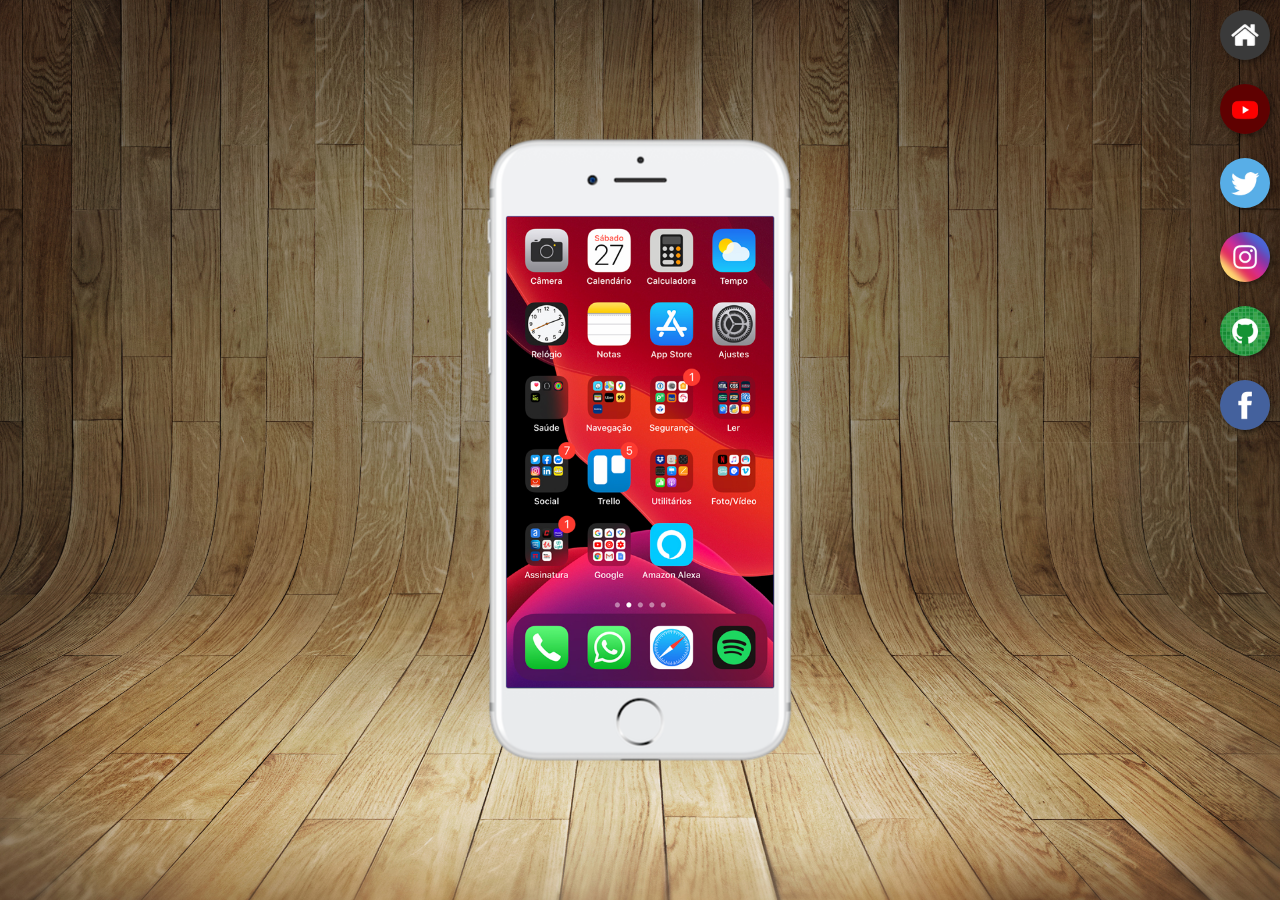
<file: index.html>
<!DOCTYPE html>
<html lang="en">
<head>
    <meta charset="UTF-8">
    <meta name="viewport" content="width=device-width, initial-scale=1.0">
    <link rel="shortcut icon" href="favicon.ico" type="image/x-icon">
    <link rel="stylesheet" href="styles/style.css">
    <title>Project Social Media</title>
</head>
<body>
    <main>
        <section id="fone">
            <iframe src="home.html" name="screen" id="screen"
            frameborder="0">
                Your browser is not compatible
        </iframe>
        </section>
        <section id="socialmedia">
            <a href="home.html" target="screen"><img src="imagens/logo-home.jpg" alt="Home"></a><br>
            <a href="youtube.html" target="screen"> <img src="imagens/logo-youtube.jpg"  alt="YouTube"></a><br>
            <a href="#" target="screen"> <img src="imagens/logo-twitter.jpg" alt="Twitter"></a><br>
            <a href="#" target="screen"><img src="imagens/logo-instagram.jpg" alt="Instagram"></a><br>
            <a href="github.html" target="screen"><img src="imagens/logo-github.jpg" alt="GitHub"></a><br>
            <a href="#" target="screen"> <img src="imagens/logo-facebook.jpg" alt="Facebook"></a>
        </section>
    </main>
</body>
</html>
</file>
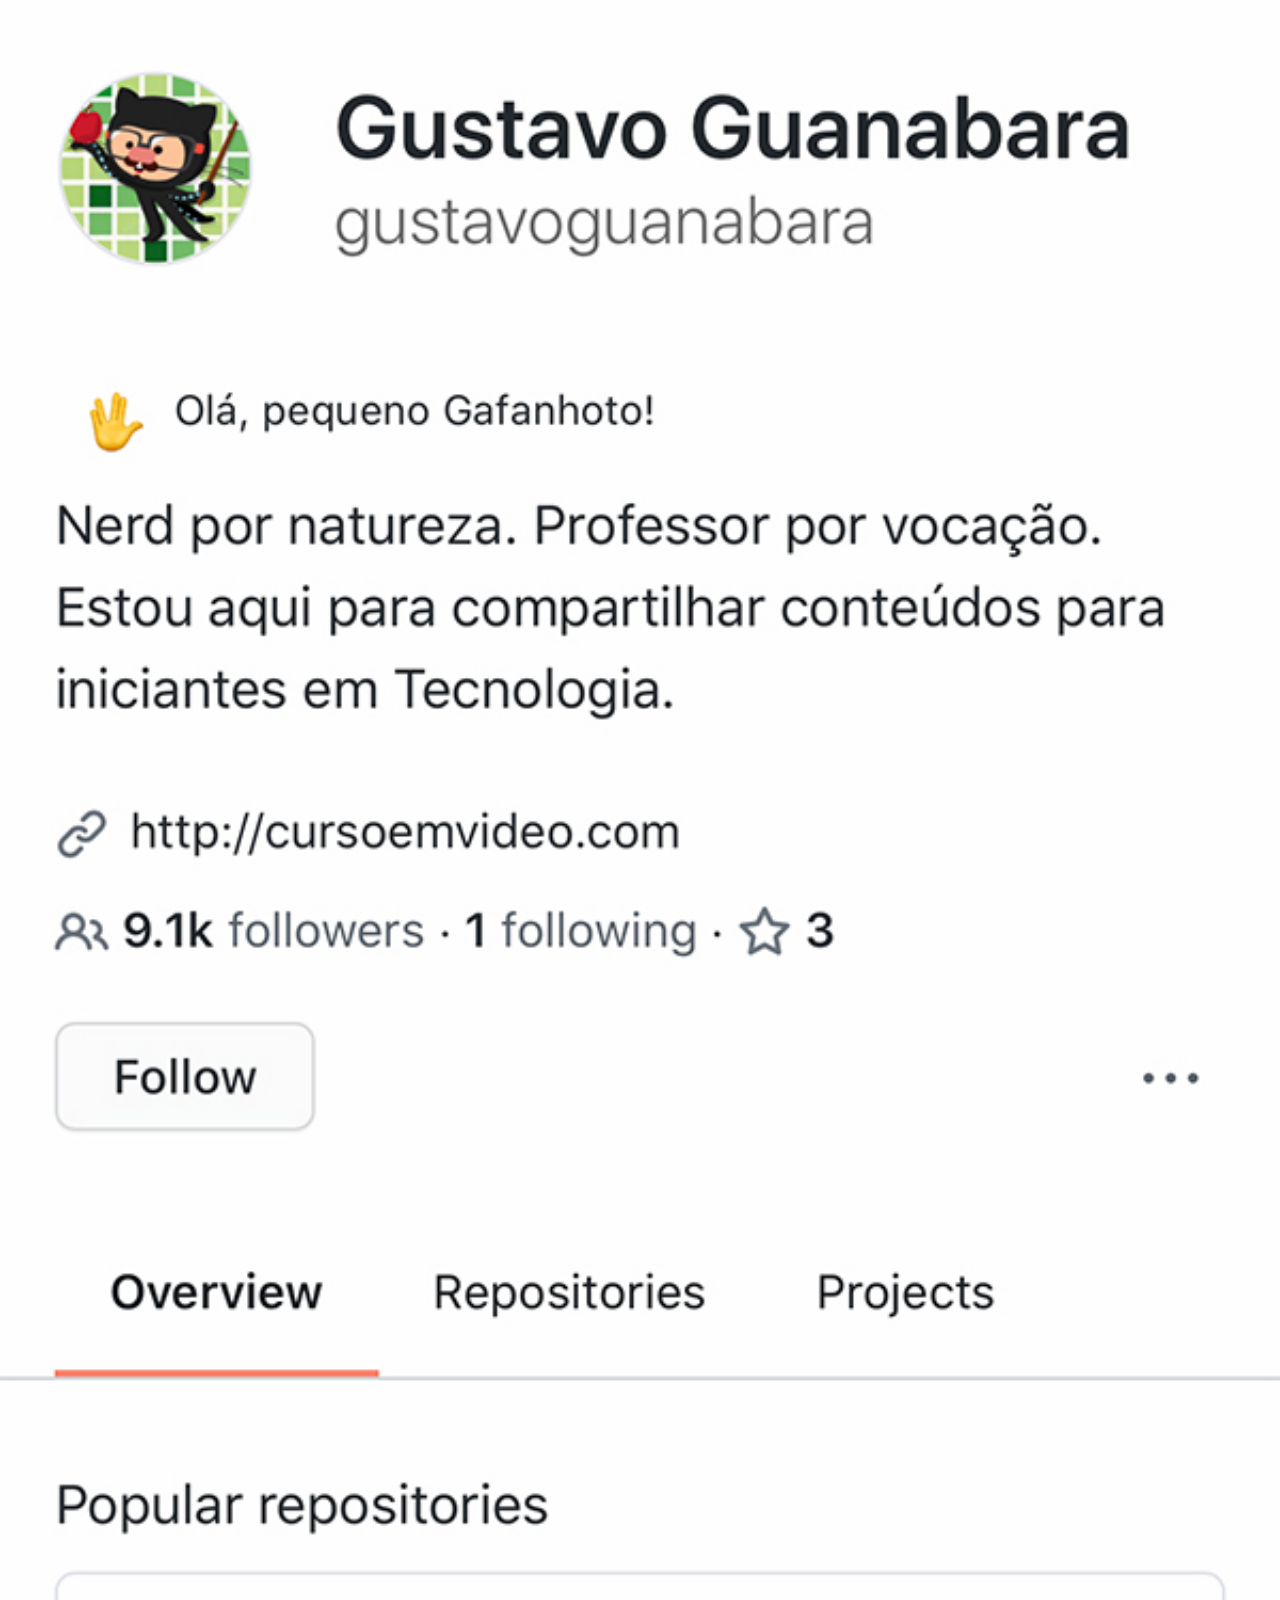
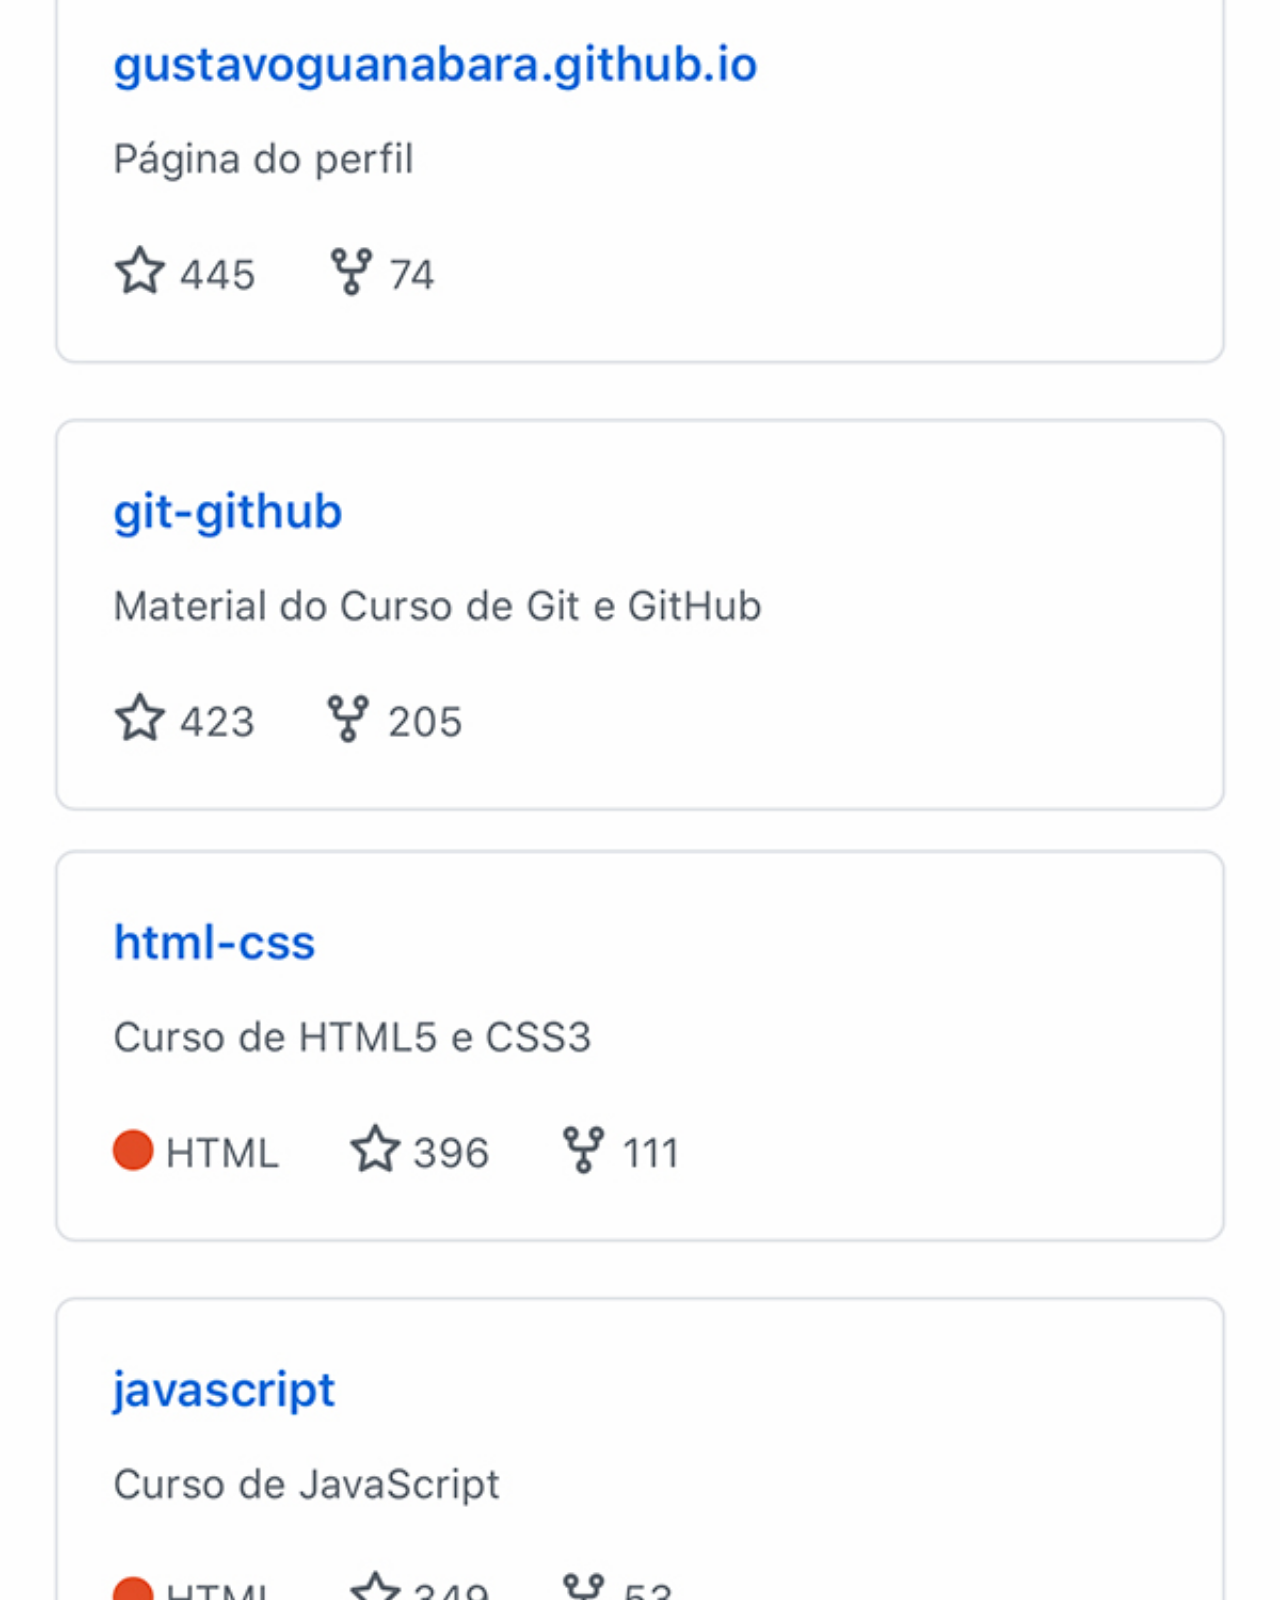
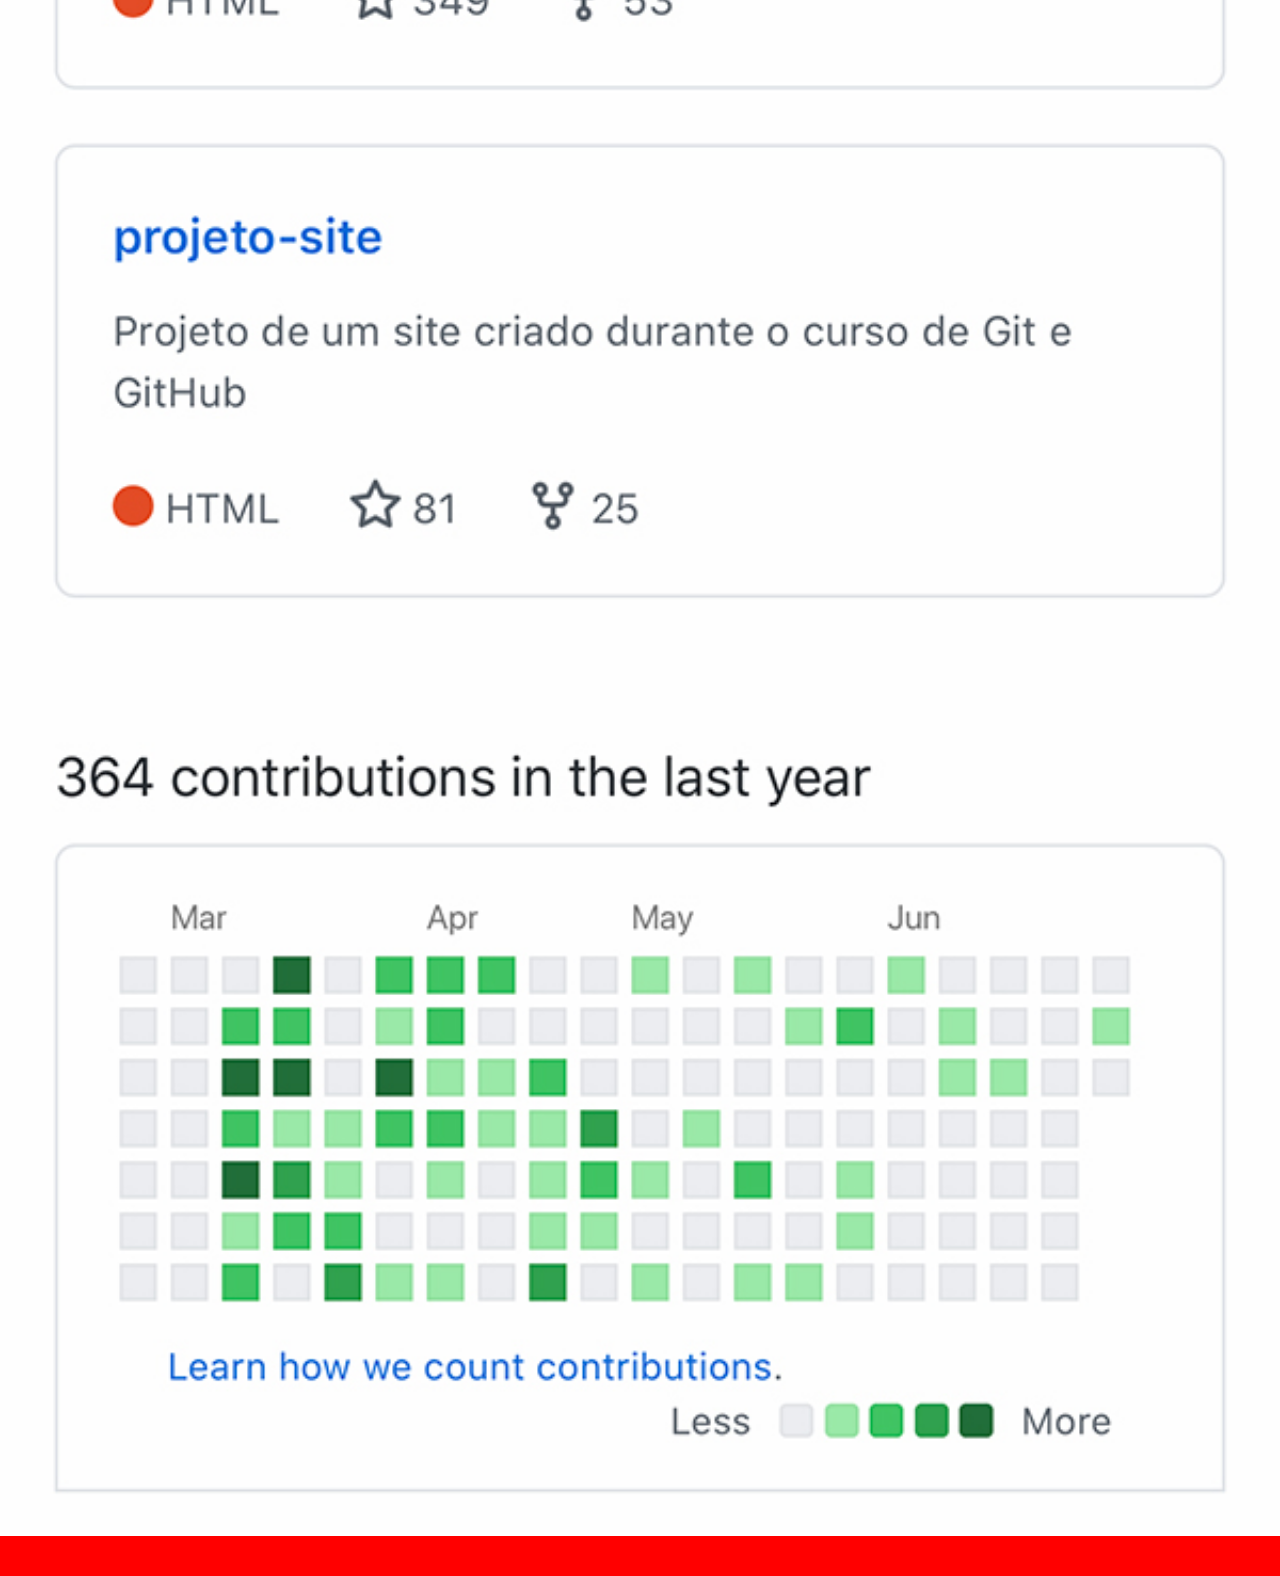
<file: github.html>
<!DOCTYPE html>
<html lang="en">
<head>
    <meta charset="UTF-8">
    <meta name="viewport" content="width=device-width, initial-scale=1.0">
    <title>GitHub</title>
    <link rel="stylesheet" href="styles/social.css">
</head>
<body>
    <img src="imagens/tela-github.jpg" alt="GitHub">
    <a href="https://github.com/gustavoguanabara" target="_blank"></a>
</body>
</html>
</file>
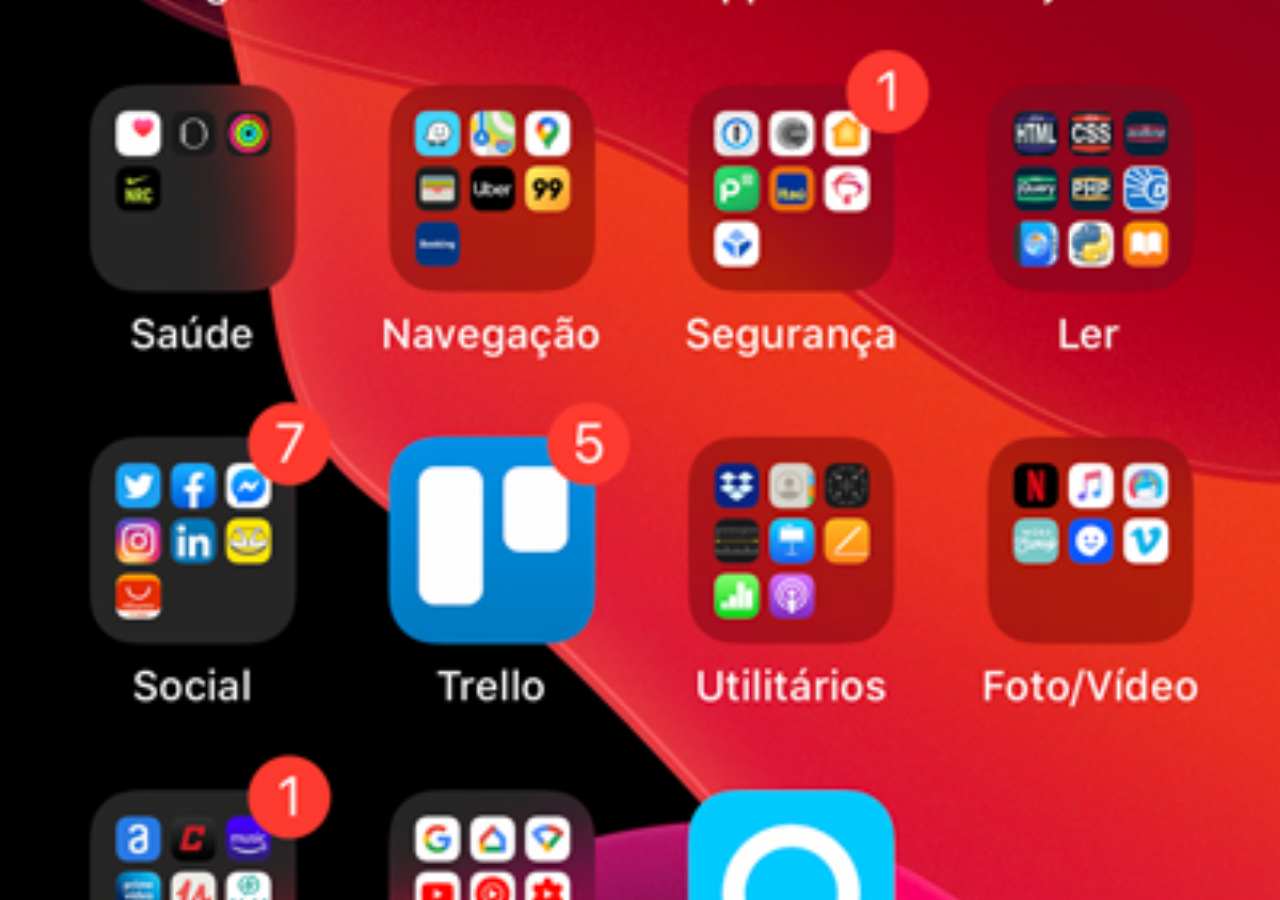
<file: home.html>
<!DOCTYPE html>
<html lang="en">
<head>
    <meta charset="UTF-8">
    <meta name="viewport" content="width=device-width, initial-scale=1.0">
    <title>Document</title>
</head>
<style>
    *{
        margin: 0px;
        padding: 0px;
    }
    body{
        width: 100vw;
        height: 100vh;
        background: blue url('imagens/tela-home.jpg') no-repeat center ;
        background-size: cover;
        
    }
</style>
<body>
    
</body>
</html>
</file>
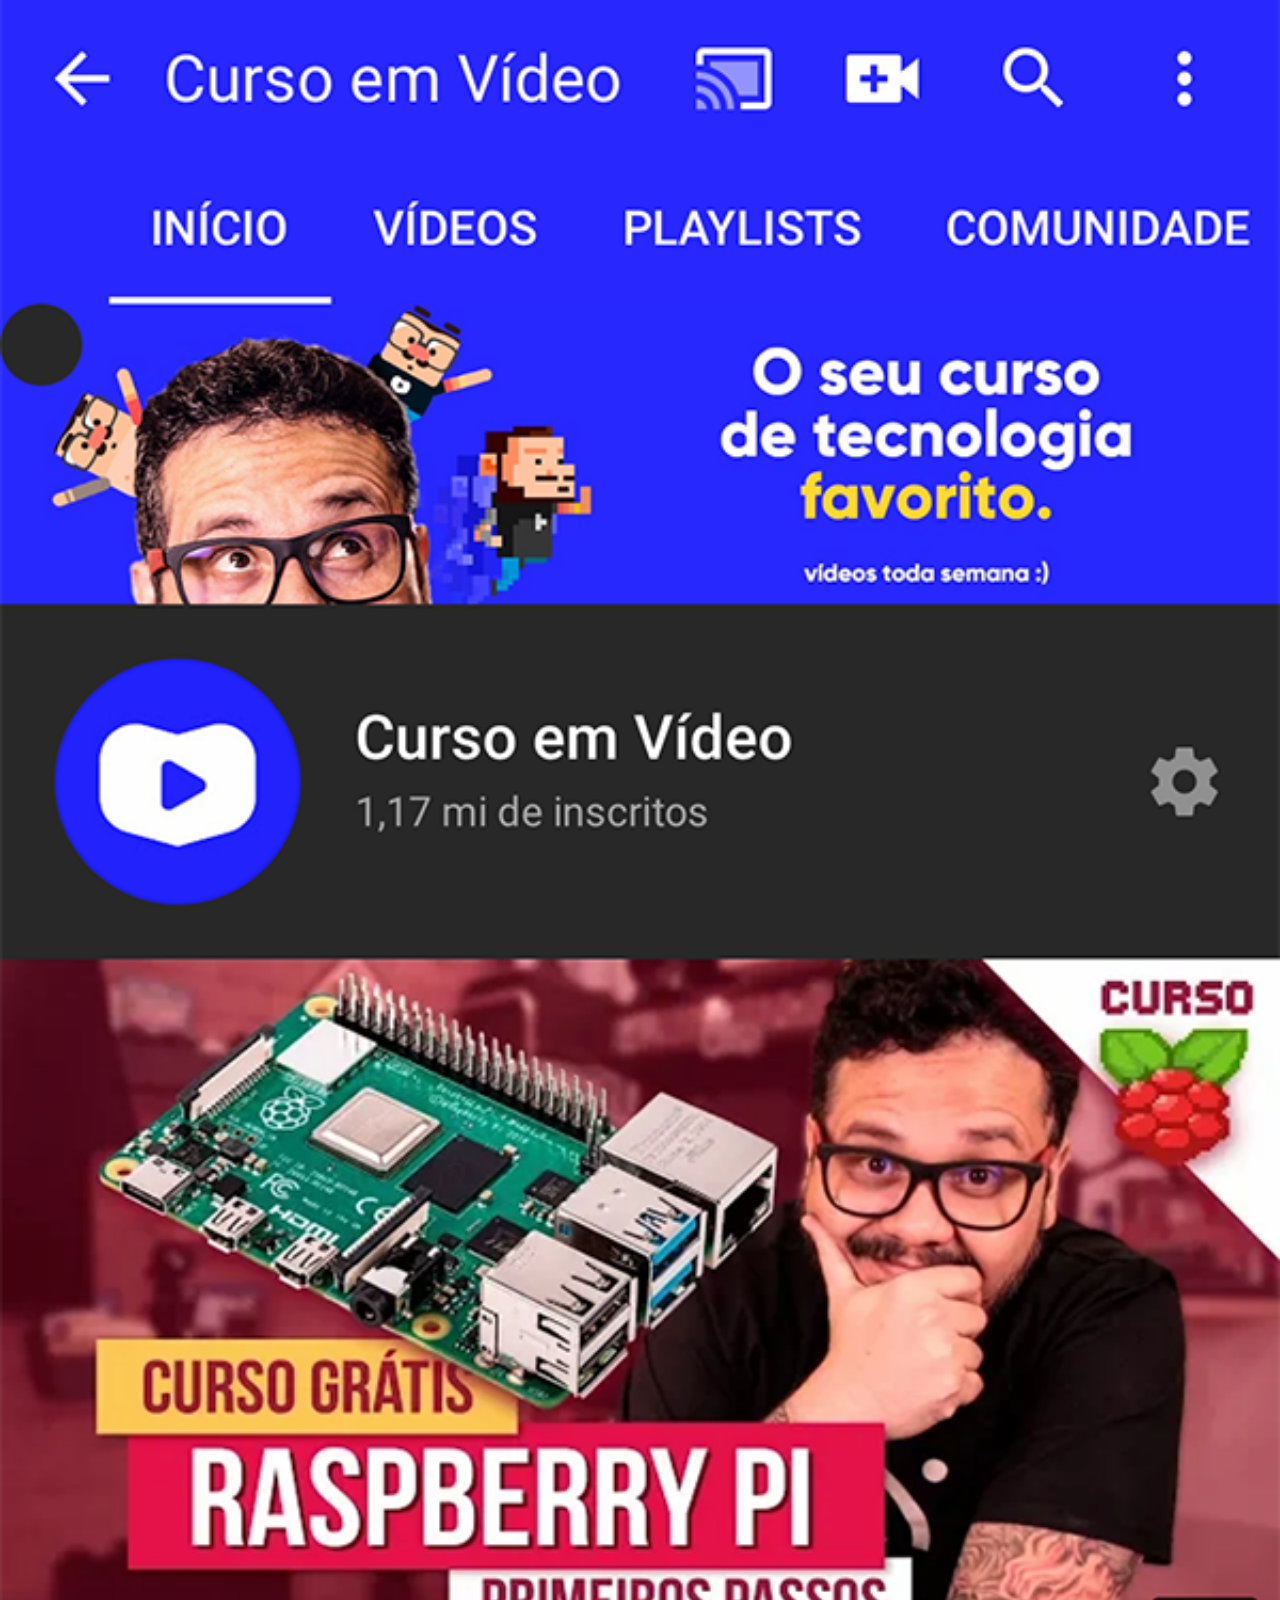
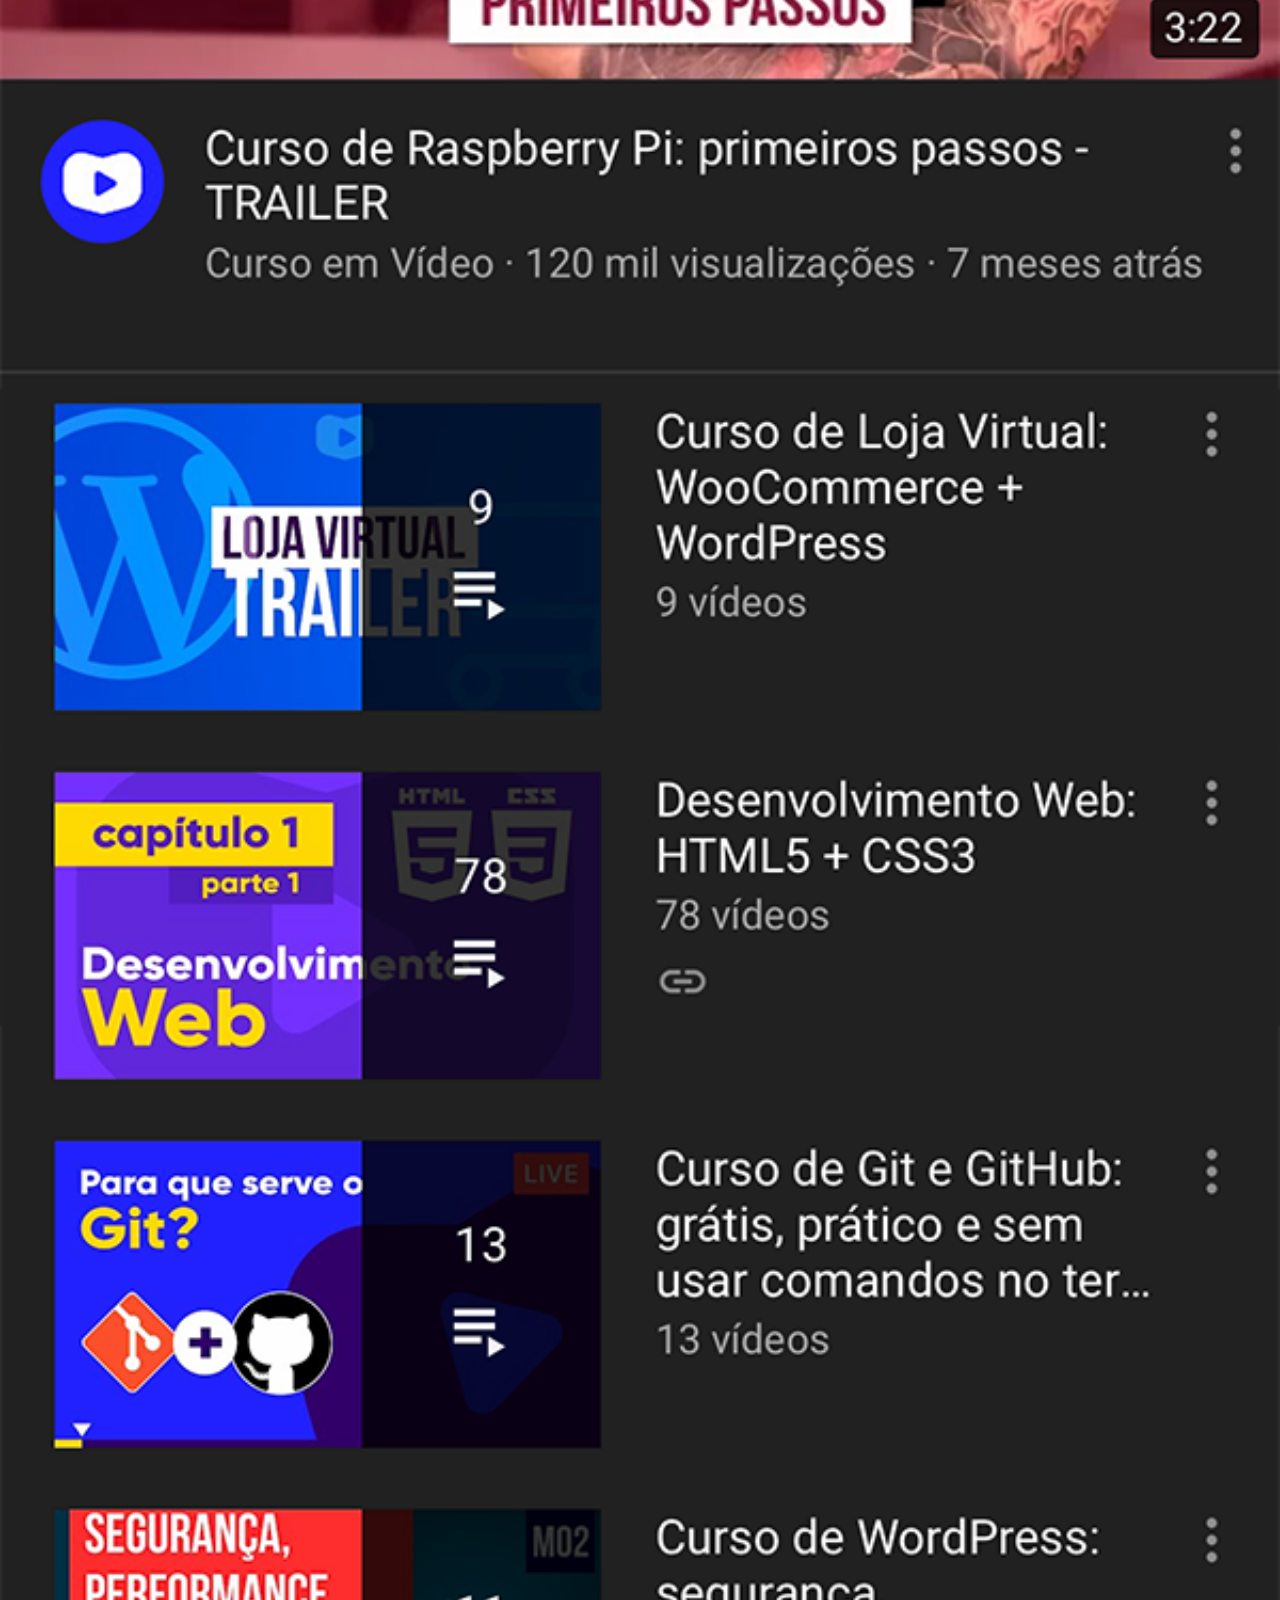
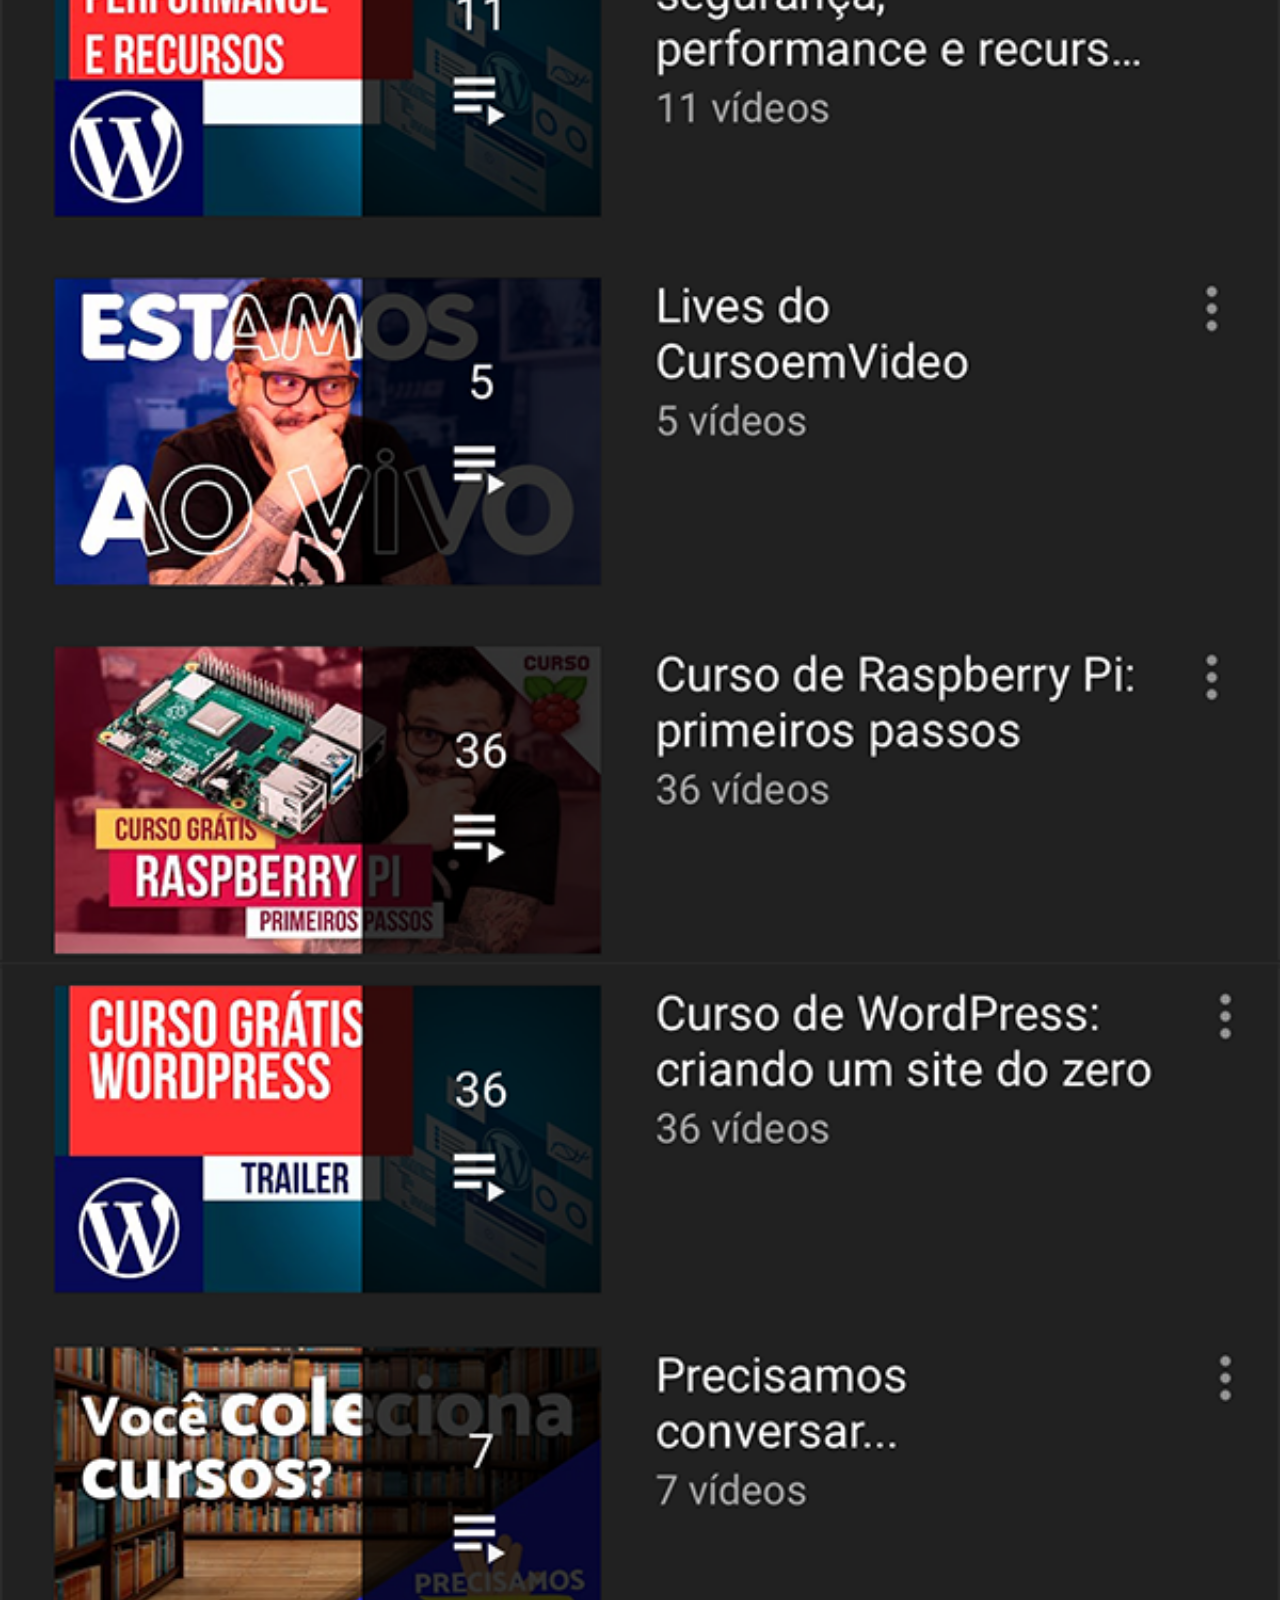
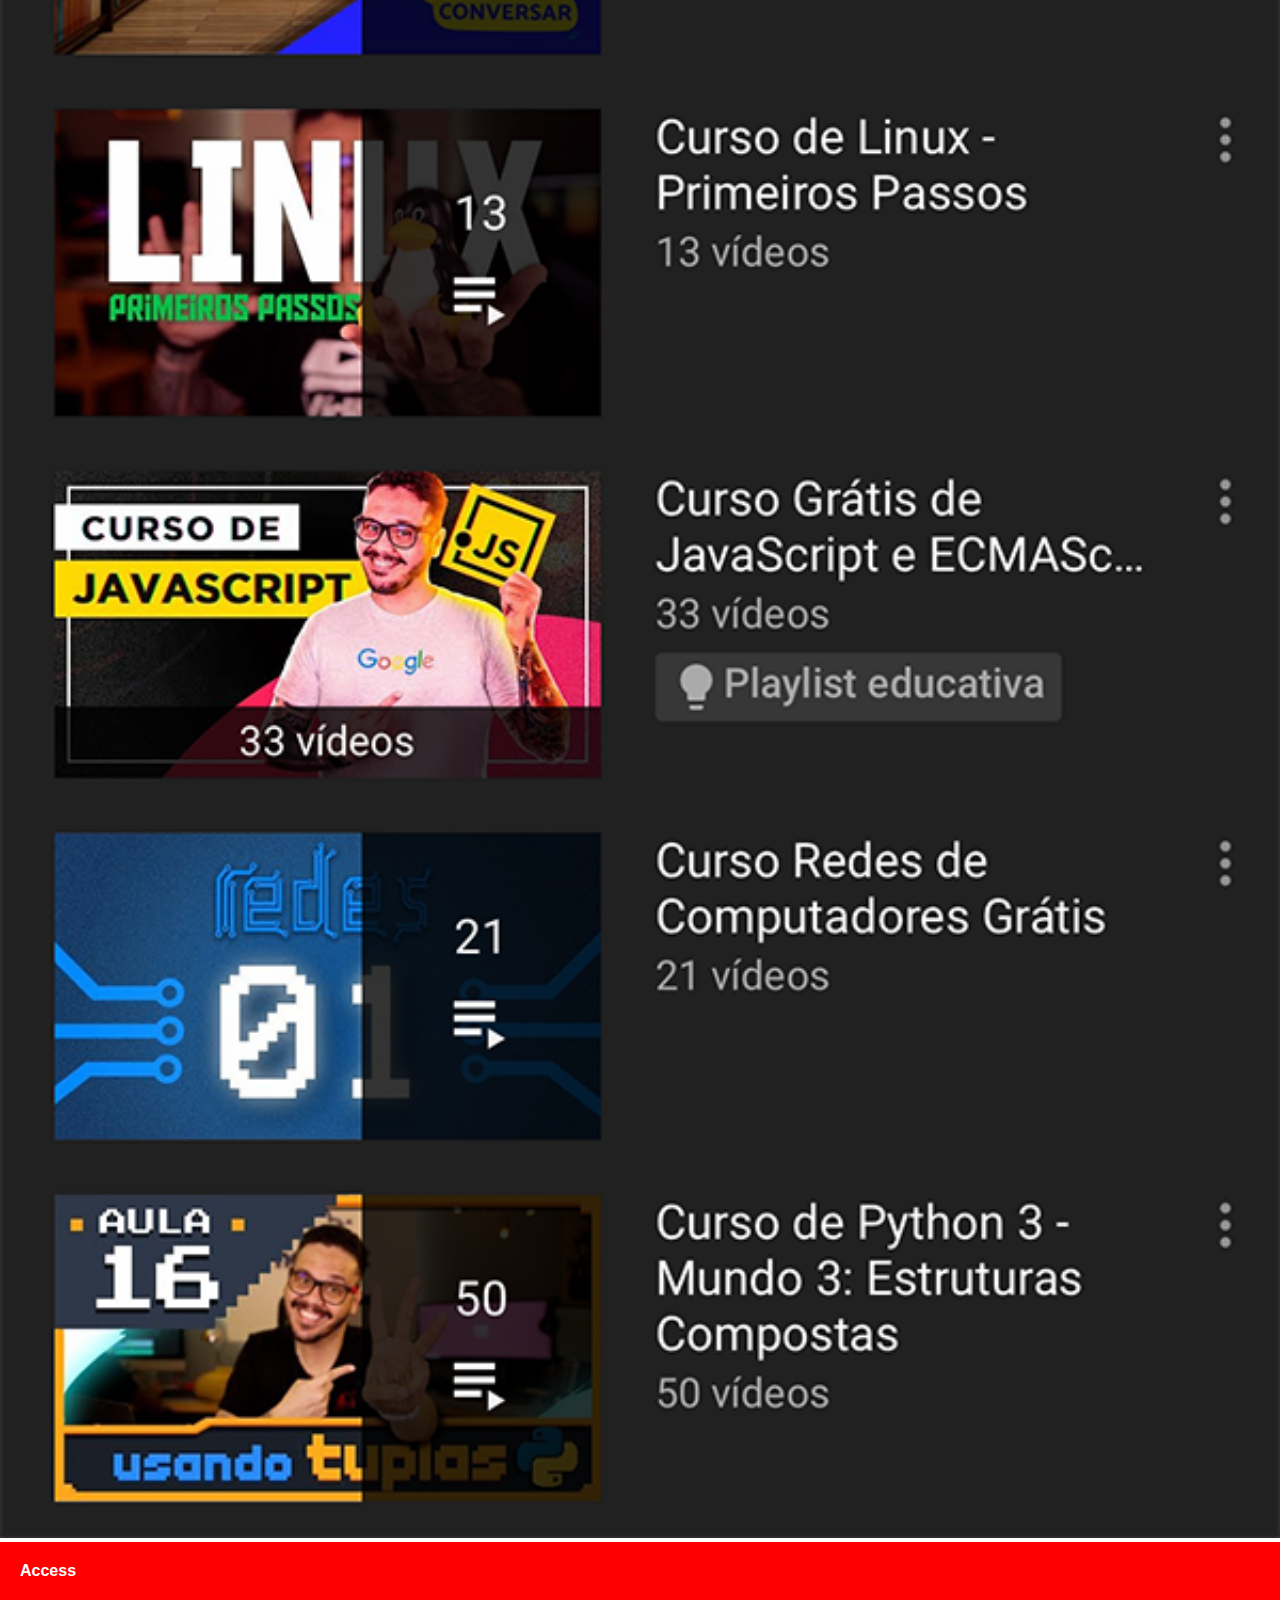
<file: youtube.html>
<!DOCTYPE html>
<html lang="en">
<head>
    <meta charset="UTF-8">
    <meta name="viewport" content="width=device-width, initial-scale=1.0">
    <title>Youtube</title>
    <link rel="stylesheet" href="styles/social.css">
</head>
<body>
    <img src="imagens/tela-youtube.png" alt="Youtube"
    >
    <a href="https://www.youtube.com/c/CursoemV%C3%ADdeo" target="_blank"> Access</a>
</body>
</html>
</file>
<file: styles/style.css>
*{
    margin: 0px;
    padding: 0px;
    font-family: 'Lucida Sans', 'Lucida Sans Regular', 'Lucida Grande', 'Lucida Sans Unicode', Geneva, Verdana, sans-serif;
}

html, body{
    height: 100vh;
    width: 100vw;
    background-color: brown;
}

body{
    background: url(../imagens/fundo-madeira.jpg) no-repeat top center;
    background-size:cover ;
    background-attachment:fixed ;
}
main{
    height: 100vh;
    position: relative;
}

section#fone{
    height:627px ;
    width: 311px;
    position:absolute;
    top: 50%;
    left: 50%;
    transform: translate(-50%, -50%);
    background: url(../imagens/frame-iphone.png) no-repeat;
    
}
iframe#screen{
    position: relative;
    top: 80px;
    left: 22px;
    height: 471px;
    width: 267px;
}

section#socialmedia{
    text-align: right;
}
section#socialmedia img{
    width: 50px;
    margin: 10px;
    border-radius: 50%;
    box-shadow: 2px 2px 5px rgba(0, 0, 0, 0.414);
    box-sizing: border-box;
    
}

section#socialmedia img:hover{
    border: 2px solid rgba(255, 255, 255, 0.512);
    transform: translate(-3px, 3px);
    box-shadow: 5px 5px 10px rgba(72, 179, 26, 0.623);
    transition: transform .5s, border
    1s;
    
}
</file>
<file: styles/social.css>
*{
    margin: 0px;
    padding: 0px; 
    font-family: arial;
 }
 ::-webkit-scrollbar{
     width: 0px;
     height: 0px;
 }
 img{
     width: 100vw;
 }

 a{
     display: block;
     padding: 20px;
     background-color: red;
     color: white;
     font-weight: bolder;
     text-decoration: none;
 }
 a:hover{
     background-color: lightpink;
 }
</file>
